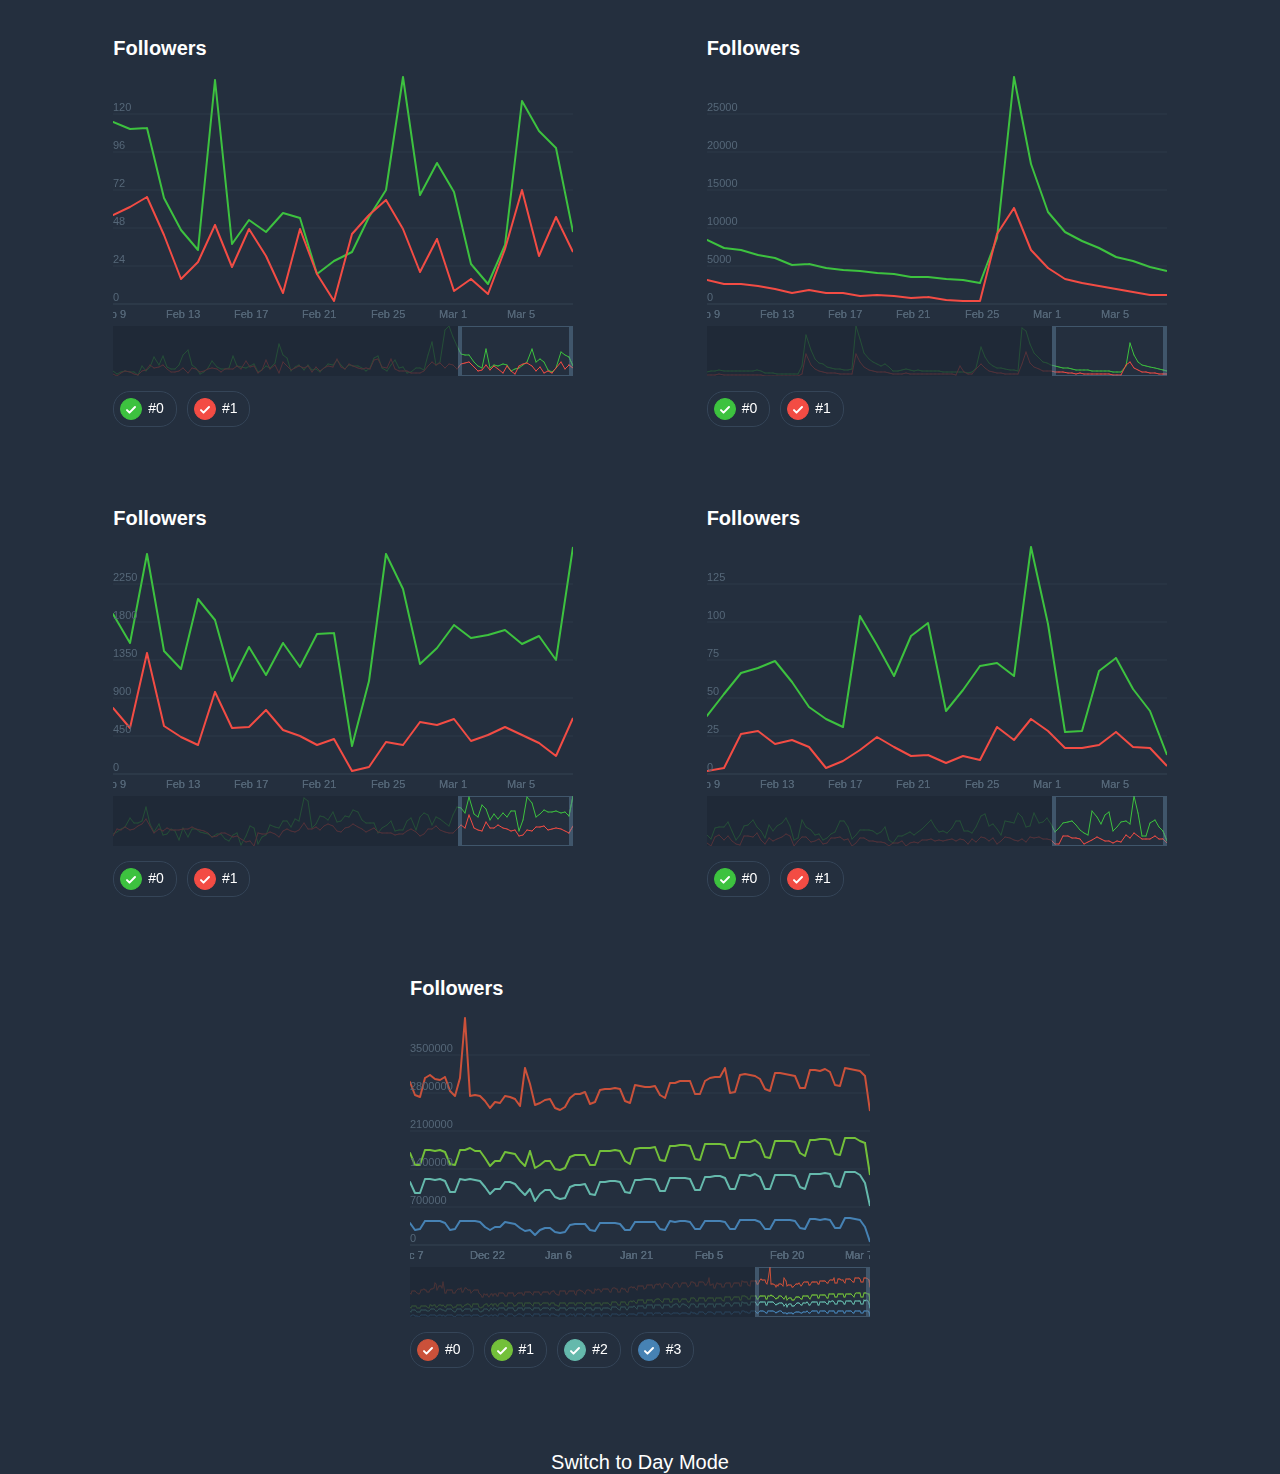
<file: index.html>
<!DOCTYPE html>
<html lang="en">
<head>
    <meta charset="utf-8">
    <meta name="viewport" content="width=device-width, initial-scale=1, user-scalable=no">
    <link rel="icon" href="resources/favicon.ico" type="image/x-icon">
    <title>March Telegram Contest 2019</title>
</head>
<body>

<script src="bundle.js"></script>

</body>
</html>
</file>
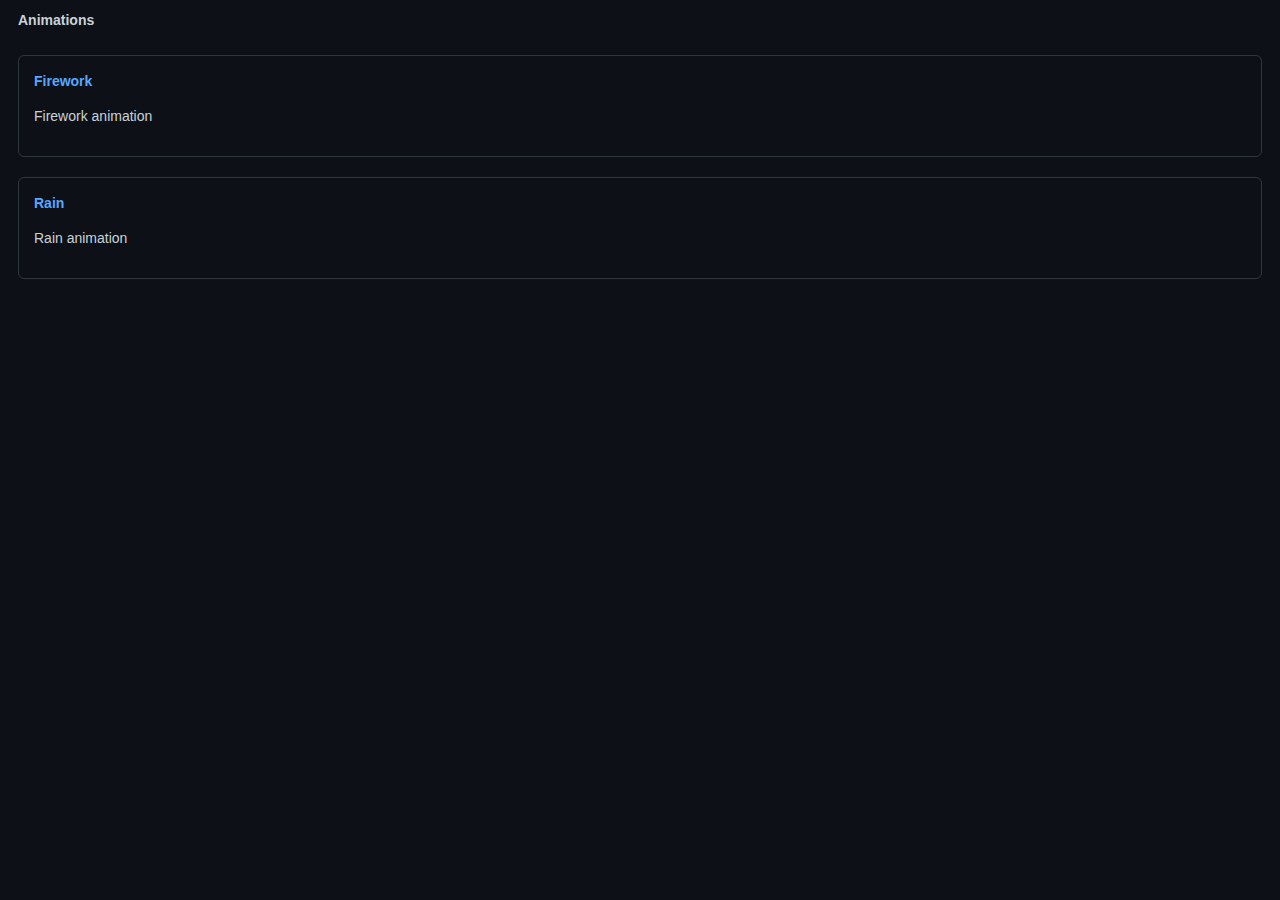
<file: projects/animations/index.html>
<!DOCTYPE html>
<html lang="en">
<head>
    <meta charset="utf-8">
    <meta name="viewport" content="width=device-width, initial-scale=1, user-scalable=no">
    <link rel="stylesheet" href="style.css">
    <title>Github projects</title>
</head>
<body>

<script src="index.js"></script>

</body>
</html>
</file>
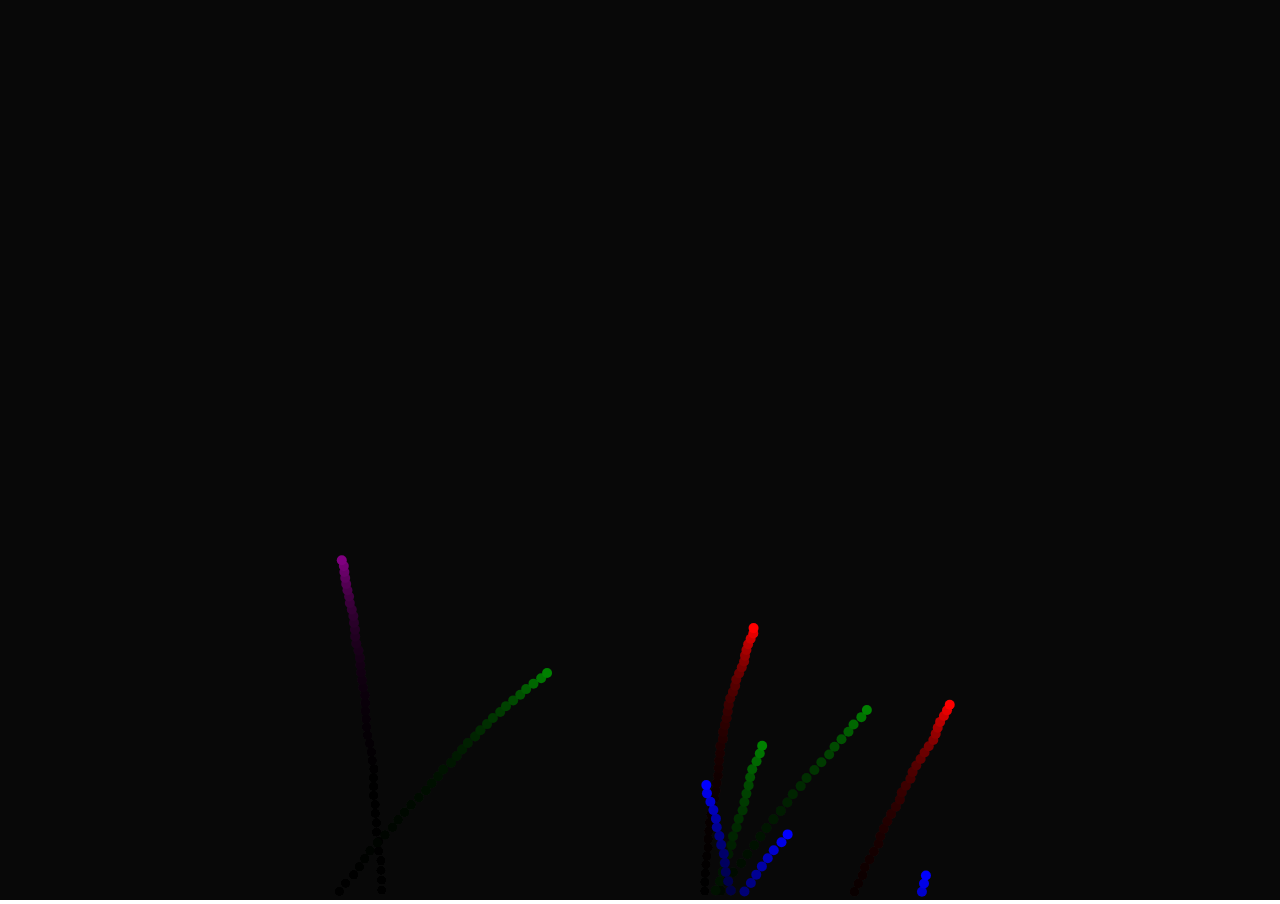
<file: projects/animations/fireworks/index.html>
<!DOCTYPE html>
<html>
<head>
    <title>JavaScript animations</title>
</head>
<body style="margin: 0;">

<canvas width="800" height="800" id="canvas"></canvas>

<script type="module" src="index.js"></script>

</body>
</html>
</file>
<file: projects/animations/style.css>
:root {
  --color-font-default: #C9D1D9;
  --color-bg-default: #0D1117;
  --color-border-default: #30363d;
}

body {
    font-family: -apple-system,BlinkMacSystemFont,"Segoe UI",Helvetica,Arial,sans-serif,"Apple Color Emoji","Segoe UI Emoji";
    font-size: 14px;
    line-height: 1.5;
    color: var(--color-font-default);
    background-color: var(--color-bg-default);
}

ul {
  padding-inline-start: 0px;
}

li {
  display: block;
}

a {
  color: #58A6FF;
  text-decoration: none;
}

.flex-wrap {
  display: flex;
  flex-wrap: wrap;
}

.width-full {
  width: 100%;
}

.box {
  background-color: var(--color-bg-default);
  border-color: var(--color-border-default);
  border-style: solid;
  border-width: 1px;
  border-radius: 6px;
}

.p-1 {
  padding: 15px;
}

.m-1 {
  margin: 10px;
}

.text-bold {
  font-weight: 600;
}
</file>
